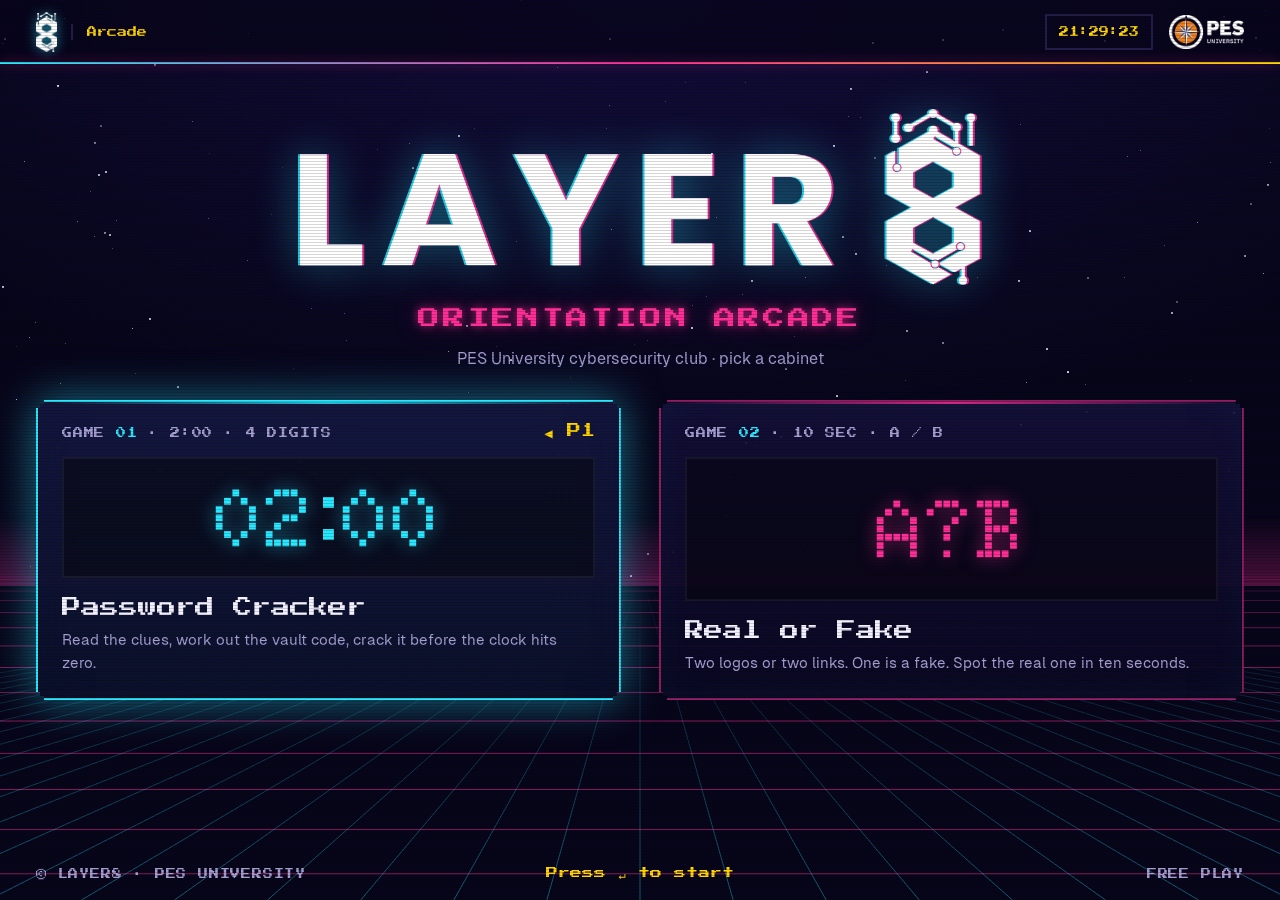
<file: index.html>
<!doctype html>
<html lang="en">
<head>
  <meta charset="utf-8">
  <meta name="viewport" content="width=device-width, initial-scale=1">
  <title>Layer8 Arcade</title>
  <link rel="icon" href="img/brand/favicon.png">
  <link rel="stylesheet" href="css/style.css">
</head>
<body>
  <div class="screen">
    <header class="topbar">
      <a class="brand" href="index.html">
        <img class="brand__mark" src="img/brand/layer8-mark.png" alt="Layer8">
        <span class="brand__crumb"><span>Arcade</span></span>
      </a>
      <div class="topbar__spacer"></div>
      <span class="readout"><strong id="clock">--:--:--</strong></span>
      <img class="pesu" src="img/brand/pesu.png" alt="PES University">
    </header>

    <main class="hub__main">
      <section>
        <img class="hero__logo logo-glow" src="img/brand/layer8-wordmark.png" alt="Layer8">
        <div class="hero__sub neon-pink glitch" data-text="ORIENTATION ARCADE">ORIENTATION ARCADE</div>
        <div class="hero__tag">PES University cybersecurity club · pick a cabinet</div>
      </section>

      <nav class="carts" id="carts">
        <div class="cart-wrap" style="--edge: var(--cyan)">
          <a class="cart panel" href="cracker.html" style="--edge: var(--cyan)">
            <div class="cart__head">
              <span class="label">Game <b>01</b> · 2:00 · 4 digits</span>
              <span class="cart__cursor">◀ P1</span>
            </div>
            <div class="cart__screen"><span>02<span class="colon" aria-hidden="true"></span><span class="sr">:</span>00</span></div>
            <div>
              <h2>Password Cracker</h2>
              <p>Read the clues, work out the vault code, crack it before the clock hits zero.</p>
            </div>
          </a>
        </div>

        <div class="cart-wrap" style="--edge: var(--pink)">
          <a class="cart panel" href="realfake.html" style="--edge: var(--pink)">
            <div class="cart__head">
              <span class="label">Game <b>02</b> · 10 sec · A / B</span>
              <span class="cart__cursor">◀ P1</span>
            </div>
            <div class="cart__screen">A?B</div>
            <div>
              <h2>Real or Fake</h2>
              <p>Two logos or two links. One is a fake. Spot the real one in ten seconds.</p>
            </div>
          </a>
        </div>
      </nav>
    </main>

    <footer class="hub__foot">
      <span class="label">© Layer8 · PES University</span>
      <span class="press-start blink">Press ↵ to start</span>
      <span class="label">Free play</span>
    </footer>
  </div>

  <script src="js/common.js"></script>
  <script src="js/fx.js"></script>
  <script>
    (function () {
      FX.init();
      L8.startClock(document.getElementById("clock"));

      // arcade menu: ←/→ (or ↑/↓) to choose, Enter to launch, mouse hover also selects
      var wraps = Array.prototype.slice.call(document.querySelectorAll(".cart-wrap"));
      var sel = 0;
      function select(i, silent) {
        sel = (i + wraps.length) % wraps.length;
        wraps.forEach(function (w, k) { w.classList.toggle("is-selected", k === sel); });
        if (!silent) L8.sound.select();
      }
      wraps.forEach(function (w, i) {
        var card = w.querySelector(".cart");
        FX.tilt(card);
        w.addEventListener("mouseenter", function () { if (sel !== i) select(i); });
        card.addEventListener("click", function (e) { e.preventDefault(); launch(card.href); });
      });
      function launch(href) {
        L8.sound.go();
        FX.flash("#ffffff");
        setTimeout(function () { location.href = href; }, 220);
      }
      document.addEventListener("keydown", function (e) {
        if (e.key === "ArrowRight" || e.key === "ArrowDown") { select(sel + 1); e.preventDefault(); }
        else if (e.key === "ArrowLeft" || e.key === "ArrowUp") { select(sel - 1); e.preventDefault(); }
        else if (e.key === "Enter" || e.key === " ") { launch(wraps[sel].querySelector(".cart").href); e.preventDefault(); }
        else if (e.key === "1" || e.key === "2") { launch(wraps[+e.key - 1].querySelector(".cart").href); }
      });
      select(0, true);
    })();
  </script>
</body>
</html>
</file>
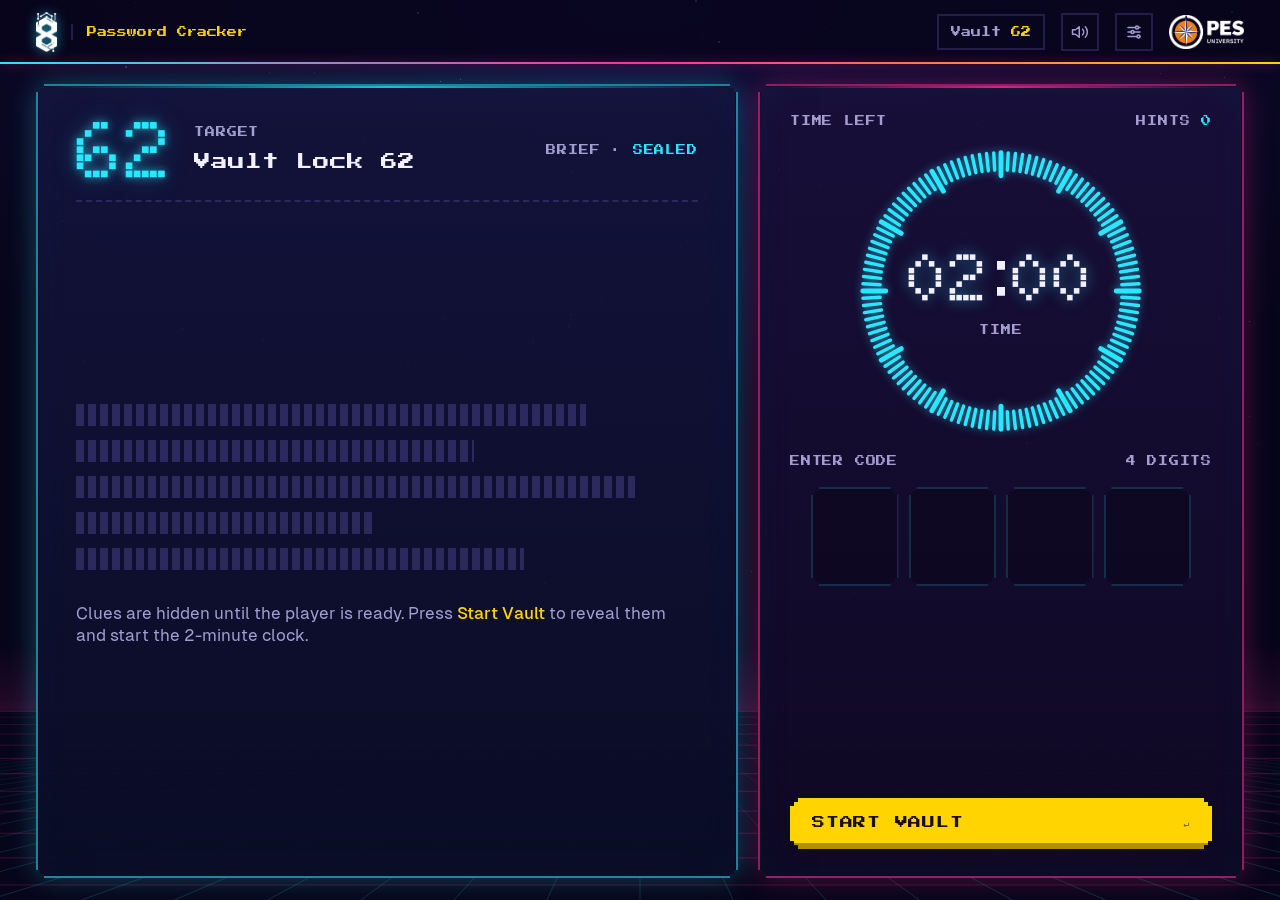
<file: cracker.html>
<!doctype html>
<html lang="en">
<head>
  <meta charset="utf-8">
  <meta name="viewport" content="width=device-width, initial-scale=1">
  <title>Password Cracker · Layer8 Arcade</title>
  <link rel="icon" href="img/brand/favicon.png">
  <link rel="stylesheet" href="css/style.css">
</head>
<body>
  <div class="screen">
    <header class="topbar">
      <a class="brand" href="index.html" title="Back to the arcade">
        <img class="brand__mark" src="img/brand/layer8-mark.png" alt="Layer8">
        <span class="brand__crumb"><span>Password Cracker</span></span>
      </a>
      <div class="topbar__spacer"></div>
      <span class="readout">Vault <strong id="vaultChip">--</strong></span>
      <button class="icon-btn" id="muteBtn" type="button"></button>
      <button class="icon-btn" id="operatorBtn" type="button" title="Operator panel" aria-label="Operator panel">
        <svg width="18" height="18" viewBox="0 0 24 24" fill="none" stroke="currentColor" stroke-width="2" stroke-linecap="round"><path d="M4 6h10M18 6h2M4 12h4M12 12h8M4 18h12M20 18h0"/><circle cx="16" cy="6" r="2"/><circle cx="10" cy="12" r="2"/><circle cx="18" cy="18" r="2"/></svg>
      </button>
      <img class="pesu" src="img/brand/pesu.png" alt="PES University">
    </header>

    <main class="cracker" id="stage">
      <div class="glow" style="--edge: var(--cyan)">
        <section class="brief panel" aria-live="polite">
          <div class="brief__head">
            <div class="brief__id">
              <div class="brief__num neon-cyan" id="vaultNum">--</div>
              <div>
                <div class="label">Target</div>
                <h2 class="brief__title" id="vaultTitle">Vault Lock --</h2>
              </div>
            </div>
            <div class="label" id="briefState">Brief · <b>sealed</b></div>
          </div>

          <div class="sealed" id="veil">
            <div class="sealed__bar"></div>
            <div class="sealed__bar"></div>
            <div class="sealed__bar"></div>
            <div class="sealed__bar"></div>
            <div class="sealed__bar"></div>
            <p class="sealed__note">Clues are hidden until the player is ready. Press <strong>Start Vault</strong> to reveal them and start the 2-minute clock.</p>
          </div>
          <div class="clues hidden" id="clueBody"></div>
        </section>
      </div>

      <div class="glow" style="--edge: var(--pink)">
        <section class="console panel">
          <div class="console__row">
            <span class="label">Time left</span>
            <span class="label" id="hintCount">Hints <b>0</b></span>
          </div>

          <div class="dial" id="dial" data-level="ok">
            <svg viewBox="0 0 200 200" aria-hidden="true" id="dialTicks"></svg>
            <div class="dial__center">
              <div>
                <div class="dial__time" id="timerText">02<span class="colon" aria-hidden="true"></span><span class="sr">:</span>00</div>
                <div class="label dial__sub">Time</div>
              </div>
            </div>
          </div>

          <div class="console__row"><span class="label">Enter code</span><span class="label">4 digits</span></div>
          <div class="code" id="code">
            <input inputmode="numeric" maxlength="1" aria-label="Digit 1" autocomplete="off">
            <input inputmode="numeric" maxlength="1" aria-label="Digit 2" autocomplete="off">
            <input inputmode="numeric" maxlength="1" aria-label="Digit 3" autocomplete="off">
            <input inputmode="numeric" maxlength="1" aria-label="Digit 4" autocomplete="off">
          </div>

          <div class="status" id="status" role="status"></div>

          <div class="actions">
            <button class="btn btn--wide" id="startBtn" type="button">Start vault <kbd>↵</kbd></button>
            <button class="btn hidden" id="crackBtn" type="button">Crack vault <kbd>↵</kbd></button>
            <button class="btn btn--pink hidden" id="hintBtn" type="button">Hint <kbd>−10s</kbd></button>
            <button class="btn btn--cyan btn--wide hidden" id="nextBtn" type="button">Next vault <kbd>↵</kbd></button>
          </div>
        </section>
      </div>
    </main>
  </div>

  <!-- Operator drawer (for the team member running the laptop) -->
  <div class="drawer-backdrop hidden" id="drawerBackdrop"></div>
  <aside class="drawer hidden" id="drawer" aria-label="Operator panel">
    <div class="drawer__head">
      <span class="label">Operator <b>panel</b></span>
      <button class="icon-btn" id="drawerClose" type="button" aria-label="Close">✕</button>
    </div>
    <div class="drawer__body">
      <div class="drawer__section">
        <span class="label">Current answer</span>
        <div class="answer-peek">
          <output id="answerOut">····</output>
          <button class="btn btn--ghost btn--small" id="peekBtn" type="button">Hold to reveal</button>
        </div>
        <p class="drawer__hint">Shown only while the button is held, so the player can't glance at it.</p>
      </div>
      <div class="drawer__section">
        <span class="label">Hint to read out</span>
        <p class="hint-text" id="hintText">—</p>
        <p class="drawer__hint">Say it out loud, then press <strong>Hint</strong> on the main screen to take 10 seconds off.</p>
      </div>
      <div class="drawer__section">
        <span class="label">This vault</span>
        <button class="btn btn--ghost btn--small" id="restartBtn" type="button">Restart vault · 02:00</button>
      </div>
      <div class="drawer__section">
        <span class="label">Jump to vault</span>
        <div class="vault-grid" id="vaultGrid"></div>
        <p class="drawer__hint">Crossed-out vaults are flagged in the puzzle sheet and disabled until corrected. Next Vault picks a random vault this laptop hasn't shown yet.</p>
      </div>
      <div class="drawer__section">
        <span class="label">Rotation</span>
        <button class="btn btn--ghost btn--small" id="resetDeckBtn" type="button">Reshuffle all vaults</button>
      </div>
    </div>
  </aside>

  <script src="js/common.js"></script>
  <script src="js/fx.js"></script>
  <script src="js/vaults.js"></script>
  <script src="js/cracker.js"></script>
</body>
</html>
</file>
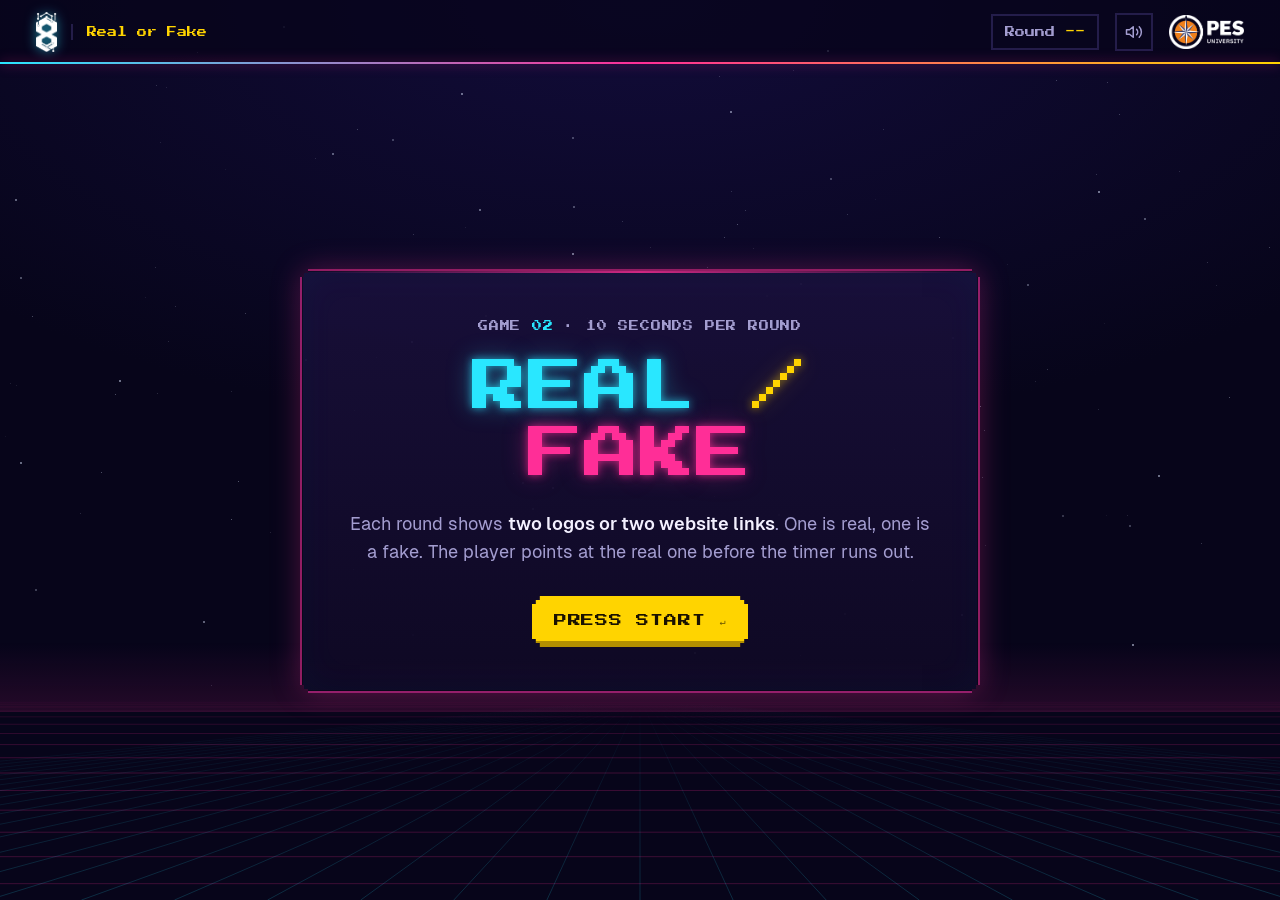
<file: realfake.html>
<!doctype html>
<html lang="en">
<head>
  <meta charset="utf-8">
  <meta name="viewport" content="width=device-width, initial-scale=1">
  <title>Real or Fake · Layer8 Arcade</title>
  <link rel="icon" href="img/brand/favicon.png">
  <link rel="stylesheet" href="css/style.css">
</head>
<body>
  <div class="screen">
    <header class="topbar">
      <a class="brand" href="index.html" title="Back to the arcade">
        <img class="brand__mark" src="img/brand/layer8-mark.png" alt="Layer8">
        <span class="brand__crumb"><span>Real or Fake</span></span>
      </a>
      <div class="topbar__spacer"></div>
      <span class="readout">Round <strong id="roundChip">--</strong></span>
      <button class="icon-btn" id="muteBtn" type="button"></button>
      <img class="pesu" src="img/brand/pesu.png" alt="PES University">
    </header>

    <main class="rf" id="stage">
      <!-- start screen -->
      <section class="rf-start" id="startScreen">
        <div class="glow">
          <div class="rf-start__box panel">
            <span class="label">Game <b>02</b> · 10 seconds per round</span>
            <h2><span class="neon-cyan">REAL</span> <span class="neon-yellow">/</span> <span class="neon-pink">FAKE</span></h2>
            <p>Each round shows <strong>two logos or two website links</strong>. One is real, one is a fake.
               The player points at the real one before the timer runs out.</p>
            <button class="btn" id="startBtn" type="button">Press start <kbd>↵</kbd></button>
          </div>
        </div>
      </section>

      <!-- game -->
      <section class="hidden" id="game" style="display:contents">
        <div class="rf-head">
          <div>
            <span class="label" id="kicker">Challenge · <b>logo</b></span>
            <h2 id="question">Which one is real?</h2>
          </div>
          <div class="rf-clock" id="rfClock" data-level="ok">
            <span class="label">Time</span>
            <span class="rf-clock__num" id="timeNum">10</span>
          </div>
        </div>
        <div class="segments" id="segments" data-level="ok">
          <i></i><i></i><i></i><i></i><i></i><i></i><i></i><i></i><i></i><i></i>
        </div>

        <div class="rf-options" id="options"></div>

        <div class="rf-foot">
          <span class="label"><kbd>1</kbd> left · <kbd>2</kbd> right · <kbd>↵</kbd> next</span>
          <div class="rf-result" id="result"></div>
          <button class="btn btn--cyan hidden" id="nextBtn" type="button">Next round <kbd>↵</kbd></button>
        </div>
      </section>
    </main>
  </div>

  <script src="js/common.js"></script>
  <script src="js/fx.js"></script>
  <script src="js/logos.js"></script>
  <script src="js/urls.js"></script>
  <script src="js/realfake.js"></script>
</body>
</html>
</file>
<file: css/style.css>
/* Layer8 Orientation — arcade theme.
   Neon-on-midnight cabinet look: pixel type for UI, LED dot-matrix numerals,
   chunky press-down buttons, CRT boot + scanlines, live starfield/grid (js/fx.js).
   All fonts are bundled in /fonts so the site works offline. */

@font-face { font-family: "Press Start 2P"; src: url("../fonts/press-start-2p-latin-400-normal.woff2") format("woff2"); font-display: block; }
@font-face { font-family: "Geist"; src: url("../fonts/geist-sans-latin-400-normal.woff2") format("woff2"); font-weight: 400; font-display: swap; }
@font-face { font-family: "Geist"; src: url("../fonts/geist-sans-latin-500-normal.woff2") format("woff2"); font-weight: 500; font-display: swap; }
@font-face { font-family: "Geist"; src: url("../fonts/geist-sans-latin-600-normal.woff2") format("woff2"); font-weight: 600; font-display: swap; }
@font-face { font-family: "Geist"; src: url("../fonts/geist-sans-latin-700-normal.woff2") format("woff2"); font-weight: 700; font-display: swap; }
@font-face { font-family: "Geist Mono"; src: url("../fonts/geist-mono-latin-500-normal.woff2") format("woff2"); font-weight: 500; font-display: swap; }
@font-face { font-family: "Doto"; src: url("../fonts/doto-latin-800-normal.woff2") format("woff2"); font-weight: 800; font-display: block; }

:root {
  --bg: #07051a;
  --bg-2: #0d0a28;
  --bg-3: #140f38;
  --ink: #f3f0ff;
  --muted: #a39dd0;
  --dim: #4e4880;
  --line: rgba(150, 130, 255, .2);

  --cyan: #29e7ff;
  --pink: #ff2e97;
  --yellow: #ffd400;
  --yellow-deep: #b38f00;
  --green: #3dff8f;
  --red: #ff3d5a;
  --orange: #ff9a1f;

  --plate: #ffffff;

  --pixel: "Press Start 2P", "Courier New", monospace;
  --sans: "Geist", "Segoe UI", system-ui, sans-serif;
  --mono: "Geist Mono", Consolas, monospace;
  --led: "Doto", "Courier New", monospace;

  /* stepped "8-bit" corners */
  --notch: polygon(0 8px, 4px 8px, 4px 4px, 8px 4px, 8px 0, calc(100% - 8px) 0, calc(100% - 8px) 4px, calc(100% - 4px) 4px, calc(100% - 4px) 8px, 100% 8px, 100% calc(100% - 8px), calc(100% - 4px) calc(100% - 8px), calc(100% - 4px) calc(100% - 4px), calc(100% - 8px) calc(100% - 4px), calc(100% - 8px) 100%, 8px 100%, 8px calc(100% - 4px), 4px calc(100% - 4px), 4px calc(100% - 8px), 0 calc(100% - 8px));
}

* { box-sizing: border-box; }
html, body { height: 100%; }
body {
  margin: 0;
  font-family: var(--sans);
  color: var(--ink);
  background: radial-gradient(120% 80% at 50% 0%, #120c3a 0%, var(--bg) 60%) fixed;
  -webkit-font-smoothing: antialiased;
  overflow-x: hidden;
}
h1, h2, h3 { margin: 0; font-weight: 600; }
button { font: inherit; color: inherit; }
::selection { background: var(--pink); color: #fff; }
:focus-visible { outline: 3px solid var(--cyan); outline-offset: 3px; }
.hidden { display: none !important; }

/* ---------- live background + CRT overlays ---------- */
#fx-bg { position: fixed; inset: 0; width: 100%; height: 100%; z-index: -2; pointer-events: none; }
#fx-particles { position: fixed; inset: 0; width: 100%; height: 100%; z-index: 90; pointer-events: none; }
.crt {
  position: fixed; inset: 0; z-index: 80; pointer-events: none;
  background:
    radial-gradient(130% 100% at 50% 50%, transparent 62%, rgba(0,0,0,.55) 100%),
    repeating-linear-gradient(0deg, rgba(0,0,0,.16) 0 1px, transparent 1px 3px);
  mix-blend-mode: multiply;
}
/* game screens: vignette only, so scanlines never stripe logos or clue text */
body.calm .crt { background: radial-gradient(130% 100% at 50% 50%, transparent 62%, rgba(0,0,0,.5) 100%); }
.fx-flash { position: fixed; inset: 0; z-index: 85; pointer-events: none; opacity: 0; }
.fx-flash.go { animation: flash .5s ease-out; }
@keyframes flash { from { opacity: .45; } to { opacity: 0; } }

/* red pulse around the screen when time is nearly out */
body.alarm::before {
  content: ""; position: fixed; inset: 0; z-index: 79; pointer-events: none;
  box-shadow: inset 0 0 120px 20px rgba(255, 61, 90, .45);
  animation: alarm 1s ease-in-out infinite;
}
@keyframes alarm { 50% { opacity: .25; } }

/* CRT power-on */
.screen { min-height: 100%; display: flex; flex-direction: column; }
body.booting .screen { animation: crtOn .55s cubic-bezier(.2,.8,.2,1) both; }
@keyframes crtOn {
  0%   { transform: scale(1, .004); filter: brightness(6); opacity: 1; }
  40%  { transform: scale(1, .004); filter: brightness(6); }
  70%  { transform: scale(1, 1.02); filter: brightness(1.6); }
  100% { transform: scale(1, 1); filter: brightness(1); }
}

.shake { animation: shake .4s cubic-bezier(.36,.07,.19,.97); }
@keyframes shake {
  10%, 90% { transform: translate(-2px, 0); }
  20%, 80% { transform: translate(4px, 1px); }
  30%, 50%, 70% { transform: translate(-8px, -1px); }
  40%, 60% { transform: translate(8px, 1px); }
}

/* ---------- type helpers ---------- */
.label {
  font-family: var(--pixel);
  font-size: 10px;
  letter-spacing: .08em;
  text-transform: uppercase;
  color: var(--muted);
  line-height: 1.6;
}
.label b { color: var(--cyan); font-weight: 400; }
.blink { animation: blink 1.1s steps(1) infinite; }
@keyframes blink { 50% { opacity: 0; } }

.neon-cyan { color: var(--cyan); text-shadow: 0 0 8px rgba(41,231,255,.7), 0 0 24px rgba(41,231,255,.35); }
.neon-pink { color: var(--pink); text-shadow: 0 0 8px rgba(255,46,151,.7), 0 0 24px rgba(255,46,151,.35); }
.neon-yellow { color: var(--yellow); text-shadow: 0 0 8px rgba(255,212,0,.6), 0 0 24px rgba(255,212,0,.3); }

/* RGB-split glitch for headings: <h1 class="glitch" data-text="...">...</h1> */
.glitch { position: relative; display: inline-block; }
.glitch::before, .glitch::after {
  content: attr(data-text);
  position: absolute; inset: 0;
  pointer-events: none;
  opacity: 0;
}
.glitch::before { color: var(--cyan); animation: glitchA 4.5s infinite steps(1); }
.glitch::after { color: var(--pink); animation: glitchB 4.5s infinite steps(1); }
@keyframes glitchA {
  0%, 91%, 100% { opacity: 0; }
  92% { opacity: .9; clip-path: inset(10% 0 60% 0); transform: translate(-5px, 0); }
  94% { opacity: .9; clip-path: inset(55% 0 20% 0); transform: translate(4px, 0); }
  96% { opacity: .9; clip-path: inset(30% 0 45% 0); transform: translate(-3px, 0); }
}
@keyframes glitchB {
  0%, 91%, 100% { opacity: 0; }
  92% { opacity: .9; clip-path: inset(65% 0 10% 0); transform: translate(5px, 0); }
  94% { opacity: .9; clip-path: inset(15% 0 70% 0); transform: translate(-4px, 0); }
  96% { opacity: .9; clip-path: inset(40% 0 35% 0); transform: translate(3px, 0); }
}

/* logo with chromatic edge + occasional jolt */
.logo-glow {
  filter: drop-shadow(2px 0 0 rgba(255,46,151,.85)) drop-shadow(-2px 0 0 rgba(41,231,255,.85)) drop-shadow(0 0 22px rgba(41,231,255,.35));
  animation: logoJolt 6s infinite steps(1);
}
@keyframes logoJolt {
  0%, 94%, 100% { transform: none; }
  95% { transform: translate(-4px, 1px) skewX(-4deg); }
  96% { transform: translate(5px, -1px) skewX(3deg); }
  97% { transform: translate(-2px, 0); }
}

/* ---------- neon panel ---------- */
.panel {
  --edge: var(--cyan);
  position: relative;
  background: linear-gradient(180deg, rgba(20,15,56,.92), rgba(10,8,34,.92));
  border: 2px solid color-mix(in srgb, var(--edge) 55%, transparent);
  box-shadow: inset 0 0 40px rgba(41,231,255,.04), inset 0 0 0 1px rgba(0,0,0,.4);
  clip-path: var(--notch);
}
.panel::before {
  /* top highlight bar */
  content: ""; position: absolute; left: 12px; right: 12px; top: 0; height: 2px;
  background: linear-gradient(90deg, transparent, var(--edge), transparent);
  opacity: .8;
}
/* clip-path cuts outer box-shadows, so glow lives on a wrapper filter */
.glow { filter: drop-shadow(0 0 14px color-mix(in srgb, var(--edge, var(--cyan)) 30%, transparent)); }

/* ---------- top bar ---------- */
.topbar {
  position: relative;
  display: flex;
  align-items: center;
  gap: 16px;
  padding: 12px clamp(16px, 3vw, 36px);
  background: rgba(7, 5, 26, .75);
}
.topbar::after {
  content: ""; position: absolute; left: 0; right: 0; bottom: 0; height: 2px;
  background: linear-gradient(90deg, var(--cyan), var(--pink) 50%, var(--yellow));
  box-shadow: 0 0 12px rgba(255,46,151,.6);
}
.brand { display: flex; align-items: center; gap: 14px; text-decoration: none; color: var(--ink); }
.brand__mark { height: 40px; width: auto; display: block; filter: drop-shadow(0 0 6px rgba(41,231,255,.6)); }
.brand__word { height: 18px; width: auto; display: block; }
.brand__crumb { font-family: var(--pixel); font-size: 10px; color: var(--muted); padding-left: 14px; border-left: 2px solid var(--line); line-height: 1.6; }
.brand__crumb span { color: var(--yellow); }
.brand:hover .brand__crumb { color: var(--ink); }
.topbar__spacer { flex: 1; }
.pesu { height: 34px; width: auto; display: block; }
.readout {
  font-family: var(--pixel);
  font-size: 10px;
  color: var(--muted);
  padding: 9px 12px;
  border: 2px solid var(--line);
  white-space: nowrap;
  line-height: 1.4;
}
.readout strong { color: var(--yellow); font-weight: 400; }
.icon-btn {
  width: 38px; height: 38px;
  display: grid; place-items: center;
  border: 2px solid var(--line);
  background: transparent;
  color: var(--muted);
  cursor: pointer;
}
.icon-btn:hover { color: var(--cyan); border-color: var(--cyan); }

/* ---------- arcade buttons ---------- */
.btn {
  --face: var(--yellow);
  --depth: var(--yellow-deep);
  --text: #1a1200;
  appearance: none;
  cursor: pointer;
  border: 0;
  border-bottom: 6px solid var(--depth);
  background: var(--face);
  color: var(--text);
  clip-path: var(--notch);
  padding: 18px 22px 14px;
  font-family: var(--pixel);
  font-size: 13px;
  letter-spacing: .06em;
  text-transform: uppercase;
  display: inline-flex;
  align-items: center;
  justify-content: space-between;
  gap: 14px;
  transition: transform .06s, border-bottom-width .06s, filter .12s;
}
.btn:hover:not(:disabled) { filter: brightness(1.12); }
.btn:active:not(:disabled), .btn.pressed { transform: translateY(4px); border-bottom-width: 2px; }
.btn:disabled { filter: grayscale(.8) brightness(.5); cursor: not-allowed; }
.btn kbd { font-family: var(--pixel); font-size: 10px; opacity: .65; border: 0; padding: 0; color: inherit; }
.btn--pink { --face: var(--pink); --depth: #9c1559; --text: #fff; }
.btn--cyan { --face: var(--cyan); --depth: #0f8ea0; --text: #021a1f; }
.btn--ghost { --face: #1c1650; --depth: #0c0930; --text: var(--ink); }
.btn--small { padding: 12px 14px 9px; font-size: 10px; border-bottom-width: 4px; }

/* =========================================================
   HUB (attract screen)
   ========================================================= */
.hub__main {
  flex: 1;
  width: 100%;
  max-width: 1280px;
  margin: 0 auto;
  padding: clamp(24px, 5vh, 56px) clamp(16px, 3vw, 36px) 20px;
  display: flex;
  flex-direction: column;
  align-items: center;
  gap: clamp(18px, 3.5vh, 36px);
  text-align: center;
}
.hero__logo { width: min(680px, 78vw); height: auto; display: block; margin: 0 auto; }
.hero__sub { font-family: var(--pixel); font-size: clamp(14px, 1.7vw, 22px); letter-spacing: .12em; margin-top: 22px; }
.hero__tag { font-size: 16px; color: var(--muted); margin-top: 14px; }

.carts {
  display: grid;
  grid-template-columns: 1fr 1fr;
  gap: clamp(18px, 3vw, 40px);
  width: 100%;
  perspective: 1200px;
}
.cart-wrap { transition: filter .2s; }
.cart-wrap.is-selected { filter: drop-shadow(0 0 22px color-mix(in srgb, var(--edge) 55%, transparent)); }
.cart {
  display: flex;
  flex-direction: column;
  gap: 16px;
  padding: 22px 24px 24px;
  min-height: 300px;
  height: 100%;
  text-decoration: none;
  color: var(--ink);
  text-align: left;
  transition: transform .15s ease-out, border-color .2s;
  will-change: transform;
}
.cart-wrap.is-selected .cart { border-color: var(--edge); }
.cart__head { display: flex; justify-content: space-between; align-items: center; }
.cart__cursor { font-family: var(--pixel); font-size: 14px; color: var(--yellow); visibility: hidden; }
.cart-wrap.is-selected .cart__cursor { visibility: visible; animation: blink .8s steps(1) infinite; }
.cart__screen {
  flex: 1;
  display: grid;
  place-items: center;
  min-height: 120px;
  background: rgba(0,0,0,.4);
  border: 2px solid rgba(255,255,255,.06);
  font-family: var(--led);
  font-weight: 800;
  font-size: clamp(52px, 6.5vw, 88px);
  color: var(--edge);
  text-shadow: 0 0 18px color-mix(in srgb, var(--edge) 60%, transparent);
  overflow: hidden;
  position: relative;
}
.cart__screen::after {
  content: ""; position: absolute; inset: 0;
  background: linear-gradient(180deg, transparent 0 45%, rgba(255,255,255,.07) 50%, transparent 55% 100%);
  background-size: 100% 300%;
  animation: sweep 3.2s linear infinite;
}
@keyframes sweep { from { background-position: 0 100%; } to { background-position: 0 -200%; } }
.cart h2 { font-family: var(--pixel); font-size: clamp(15px, 1.5vw, 20px); font-weight: 400; line-height: 1.5; }
.cart p { margin: 6px 0 0; color: var(--muted); font-size: 15px; line-height: 1.5; }

.hub__foot {
  display: grid;
  grid-template-columns: 1fr auto 1fr;
  align-items: center;
  gap: 16px;
  padding: 14px clamp(16px, 3vw, 36px) 18px;
}
.hub__foot > :last-child { justify-self: end; }
.press-start { font-family: var(--pixel); font-size: 12px; color: var(--yellow); }

/* =========================================================
   COUNTDOWN OVERLAY
   ========================================================= */
.countdown {
  position: fixed; inset: 0; z-index: 70;
  display: grid; place-items: center;
  background: rgba(7,5,26,.6);
  pointer-events: none;
}
.countdown span {
  font-family: var(--pixel);
  font-size: clamp(48px, 9vw, 120px);
  color: var(--yellow);
  text-shadow: 0 0 18px rgba(255,212,0,.7), 6px 6px 0 #9c1559;
  animation: zoomIn .45s cubic-bezier(.2,1.6,.4,1) both;
}
.countdown span.go { color: var(--green); text-shadow: 0 0 22px rgba(61,255,143,.8), 6px 6px 0 #0f6b3a; }
@keyframes zoomIn { from { transform: scale(2.4); opacity: 0; } to { transform: scale(1); opacity: 1; } }

/* =========================================================
   PASSWORD CRACKER
   ========================================================= */
.cracker {
  flex: 1;
  display: grid;
  grid-template-columns: minmax(0, 1.3fr) minmax(360px, .9fr);
  gap: 20px;
  padding: 20px clamp(16px, 3vw, 36px) 22px;
  width: 100%;
  max-width: 1500px;
  margin: 0 auto;
}
.cracker > .glow { display: flex; }
.cracker > .glow > .panel { flex: 1; }
.brief { padding: clamp(22px, 3.5vh, 34px) clamp(22px, 3vw, 40px); display: flex; flex-direction: column; }
.brief__head {
  display: flex;
  align-items: center;
  justify-content: space-between;
  gap: 20px;
  padding-bottom: 18px;
  border-bottom: 2px dashed var(--line);
  margin-bottom: 20px;
}
.brief__id { display: flex; align-items: center; gap: 20px; }
.brief__num {
  font-family: var(--led);
  font-weight: 800;
  font-size: clamp(64px, 9vh, 96px);
  line-height: .8;
}
.brief__title { font-family: var(--pixel); font-weight: 400; font-size: clamp(13px, 1.3vw, 17px); margin-top: 10px; line-height: 1.5; }

.clues { font-size: clamp(19px, 1.85vw, 27px); line-height: 1.45; }
.clues p { margin: 0 0 14px; }
.clues ul, .clues ol { list-style: none; margin: 0 0 14px; padding: 0; counter-reset: c; }
.clues li {
  counter-increment: c;
  display: grid;
  grid-template-columns: 2.6em 1fr;
  padding: 6px 0;
  opacity: 0;
  animation: lineIn .35s ease-out forwards;
}
.clues li::before {
  content: "\25B8";
  color: var(--pink);
  font-size: .8em;
  padding-top: .15em;
}
.clues ol li::before {
  content: counter(c, decimal-leading-zero);
  font-family: var(--pixel);
  font-size: .45em;
  padding-top: .9em;
  color: var(--cyan);
}
.clues p { opacity: 0; animation: lineIn .35s ease-out forwards; }
@keyframes lineIn { from { opacity: 0; transform: translateX(-12px); filter: blur(2px); } to { opacity: 1; transform: none; filter: none; } }
.clues .outro { margin-top: 16px; color: var(--orange); font-size: .85em; }
.clues.dense { font-size: clamp(16px, 1.4vw, 21px); }
.clues.dense li { padding: 4px 0; }

.sealed { flex: 1; display: flex; flex-direction: column; justify-content: center; gap: 14px; }
.sealed__bar { height: 22px; background: repeating-linear-gradient(90deg, rgba(150,130,255,.22) 0 8px, transparent 8px 12px); animation: pulseBar 2s ease-in-out infinite; }
.sealed__bar:nth-child(1) { width: 82%; } .sealed__bar:nth-child(2) { width: 64%; animation-delay: .2s; }
.sealed__bar:nth-child(3) { width: 90%; animation-delay: .4s; } .sealed__bar:nth-child(4) { width: 48%; animation-delay: .6s; }
.sealed__bar:nth-child(5) { width: 72%; animation-delay: .8s; }
@keyframes pulseBar { 50% { opacity: .45; } }
.sealed__note { margin-top: 18px; color: var(--muted); font-size: 17px; }
.sealed__note strong { color: var(--yellow); font-weight: 500; }

.console {
  --edge: var(--pink);
  padding: clamp(18px, 3vh, 28px) clamp(20px, 2.5vw, 30px);
  display: flex;
  flex-direction: column;
  align-items: center;
  gap: clamp(12px, 2vh, 20px);
}
.console__row { width: 100%; display: flex; justify-content: space-between; }

.dial { position: relative; width: clamp(210px, 32vh, 290px); aspect-ratio: 1; }
.dial svg { width: 100%; height: 100%; display: block; overflow: visible; }
.dial line { stroke: rgba(150,130,255,.16); stroke-width: 2.4; stroke-linecap: round; }
.dial line.on { stroke: var(--cyan); }
.dial[data-level="warn"] line.on { stroke: var(--yellow); }
.dial[data-level="danger"] line.on { stroke: var(--red); }
.dial svg { filter: drop-shadow(0 0 4px rgba(41,231,255,.55)); }
.dial[data-level="warn"] svg { filter: drop-shadow(0 0 4px rgba(255,212,0,.6)); }
.dial[data-level="danger"] svg { filter: drop-shadow(0 0 5px rgba(255,61,90,.7)); }
.dial line.major { stroke-width: 3.4; }
.dial__center { position: absolute; inset: 0; display: grid; place-items: center; text-align: center; }
.dial__time {
  font-family: var(--led);
  font-weight: 800;
  font-size: clamp(52px, 7.5vh, 72px);
  line-height: 1;
  color: var(--ink);
  text-shadow: 0 0 14px rgba(41,231,255,.55);
}
.dial[data-level="warn"] .dial__time { color: var(--yellow); text-shadow: 0 0 14px rgba(255,212,0,.6); }
.dial[data-level="danger"] .dial__time { color: var(--red); text-shadow: 0 0 16px rgba(255,61,90,.8); }
.dial[data-level="danger"].running .dial__time { animation: blink 1s steps(1) infinite; }
.dial__sub { margin-top: 10px; }
.penalty {
  position: absolute; left: 50%; top: 4%;
  transform: translateX(-50%);
  font-family: var(--pixel); font-size: 16px;
  color: var(--red);
  text-shadow: 0 0 10px rgba(255,61,90,.8), 3px 3px 0 #3a0010;
  animation: penalty 1.2s ease forwards;
  pointer-events: none;
}
@keyframes penalty { from { opacity: 0; transform: translate(-50%, 10px) scale(.6); } 15% { opacity: 1; transform: translate(-50%, 0) scale(1.15); } 30% { transform: translate(-50%, 0) scale(1); } 75% { opacity: 1; } to { opacity: 0; transform: translate(-50%, -18px); } }

.code { display: grid; grid-template-columns: repeat(4, 1fr); gap: 10px; width: 100%; max-width: 380px; }
.code input {
  width: 100%;
  height: clamp(80px, 11vh, 102px);
  border: 2px solid rgba(41,231,255,.35);
  background: rgba(0,0,0,.45);
  color: var(--cyan);
  text-align: center;
  font-family: var(--led);
  font-weight: 800;
  font-size: clamp(52px, 7vh, 68px);
  text-shadow: 0 0 12px rgba(41,231,255,.6);
  caret-color: var(--yellow);
  outline: none;
  clip-path: var(--notch);
  transition: border-color .12s, background .12s;
}
.code input:focus { border-color: var(--yellow); background: rgba(255,212,0,.07); }
.code input:disabled { opacity: .5; }
.code.ok input { border-color: var(--green); color: var(--green); text-shadow: 0 0 14px rgba(61,255,143,.8); background: rgba(61,255,143,.08); opacity: 1; animation: pop .4s cubic-bezier(.2,1.6,.4,1) both; }
.code.ok input:nth-child(2) { animation-delay: .06s; } .code.ok input:nth-child(3) { animation-delay: .12s; } .code.ok input:nth-child(4) { animation-delay: .18s; }
@keyframes pop { from { transform: scale(.8); } to { transform: scale(1); } }

.status {
  width: 100%;
  min-height: 64px;
  display: flex;
  align-items: center;
  justify-content: center;
  gap: 14px;
  padding: 12px 16px;
  font-family: var(--pixel);
  font-size: clamp(11px, 1.05vw, 14px);
  line-height: 1.6;
  text-align: center;
  clip-path: var(--notch);
}
.status:empty { visibility: hidden; }
.status svg { flex: none; }
.status small { display: block; font-size: .8em; opacity: .85; margin-top: 4px; }
.status--ok { color: var(--green); background: rgba(61,255,143,.1); text-shadow: 0 0 10px rgba(61,255,143,.6); animation: pop .35s cubic-bezier(.2,1.6,.4,1); }
.status--bad { color: var(--red); background: rgba(255,61,90,.1); text-shadow: 0 0 10px rgba(255,61,90,.6); }
.status--time { color: var(--red); background: rgba(255,61,90,.12); text-shadow: 0 0 10px rgba(255,61,90,.6); }
.status--info { color: var(--muted); background: rgba(150,130,255,.08); }

.actions { display: grid; grid-template-columns: 1fr 1fr; gap: 12px; width: 100%; margin-top: auto; }
.actions .btn { width: 100%; }
.actions .btn--wide { grid-column: 1 / -1; }

/* operator drawer */
.drawer-backdrop { position: fixed; inset: 0; background: rgba(0,0,0,.6); z-index: 60; }
.drawer {
  position: fixed; top: 0; right: 0; bottom: 0;
  width: min(440px, 100vw);
  background: var(--bg-2);
  border-left: 2px solid var(--pink);
  box-shadow: -10px 0 40px rgba(255,46,151,.25);
  z-index: 65;
  display: flex; flex-direction: column;
  animation: slideIn .2s ease-out;
}
@keyframes slideIn { from { transform: translateX(40px); opacity: 0; } }
.drawer__head { display: flex; align-items: center; justify-content: space-between; padding: 16px 20px; border-bottom: 2px solid var(--line); }
.drawer__body { padding: 20px; overflow: auto; display: flex; flex-direction: column; gap: 26px; }
.drawer__section .label { display: block; margin-bottom: 12px; }
.drawer__hint { font-size: 13px; color: var(--muted); margin: 10px 0 0; line-height: 1.45; }
.answer-peek {
  display: flex; align-items: center; justify-content: space-between; gap: 12px;
  border: 2px dashed var(--line); padding: 10px 12px;
}
.answer-peek output { font-family: var(--led); font-weight: 800; font-size: 44px; letter-spacing: .08em; color: var(--yellow); text-shadow: 0 0 12px rgba(255,212,0,.5); }
.hint-text {
  margin: 0;
  padding: 12px 14px;
  border-left: 3px solid var(--pink);
  background: rgba(255,46,151,.07);
  font-size: 17px;
  line-height: 1.5;
}
.vault-grid { display: grid; grid-template-columns: repeat(auto-fill, minmax(50px, 1fr)); gap: 5px; }
.vault-grid button {
  border: 2px solid var(--line); background: rgba(0,0,0,.3);
  padding: 8px 0; cursor: pointer; font-family: var(--pixel); font-size: 10px; color: var(--ink);
}
.vault-grid button:hover:not(:disabled) { border-color: var(--cyan); color: var(--cyan); }
.vault-grid button.current { background: var(--yellow); color: #1a1200; border-color: var(--yellow); }
.vault-grid button.done { color: var(--dim); }
.vault-grid button:disabled { opacity: .3; cursor: not-allowed; text-decoration: line-through; }

/* =========================================================
   REAL OR FAKE
   ========================================================= */
.rf {
  flex: 1;
  width: 100%;
  max-width: 1440px;
  margin: 0 auto;
  padding: 18px clamp(16px, 3vw, 36px) 20px;
  display: flex;
  flex-direction: column;
  gap: clamp(12px, 2.2vh, 22px);
}
.rf-head { display: flex; align-items: flex-end; justify-content: space-between; gap: 24px; }
.rf-head h2 { font-size: clamp(30px, 3.4vw, 46px); margin-top: 10px; font-weight: 700; letter-spacing: -.01em; }
.rf-head h2 .brand-name { color: var(--yellow); text-shadow: 0 0 16px rgba(255,212,0,.45); }
.rf-clock { display: flex; align-items: center; gap: 16px; }
.rf-clock__num { font-family: var(--led); font-weight: 800; font-size: clamp(60px, 8vh, 84px); line-height: .8; min-width: 2ch; text-align: right; color: var(--cyan); text-shadow: 0 0 16px rgba(41,231,255,.6); }
.rf-clock[data-level="danger"] .rf-clock__num { color: var(--red); text-shadow: 0 0 18px rgba(255,61,90,.8); animation: blink .5s steps(1) infinite; }
.segments { display: grid; grid-template-columns: repeat(10, 1fr); gap: 6px; }
.segments i { height: 12px; background: rgba(150,130,255,.14); clip-path: polygon(4px 0, 100% 0, calc(100% - 4px) 100%, 0 100%); transition: background .2s; }
.segments i.on { background: var(--cyan); }
.segments[data-level="danger"] i.on { background: var(--red); }
.segments { filter: drop-shadow(0 0 6px rgba(41,231,255,.6)); }
.segments[data-level="danger"] { filter: drop-shadow(0 0 6px rgba(255,61,90,.7)); }

.rf-options { display: grid; grid-template-columns: 1fr 1fr; gap: 22px; flex: 1; min-height: 0; }
.opt-wrap { display: flex; min-height: 0; animation: dealIn .45s cubic-bezier(.2,1.2,.4,1) both; transition: filter .2s; }
.opt-wrap:nth-child(2) { animation-delay: .08s; }
@keyframes dealIn { from { opacity: 0; transform: translateY(26px) scale(.96); } to { opacity: 1; transform: none; } }
.rf-option {
  flex: 1;
  appearance: none;
  cursor: pointer;
  text-align: left;
  padding: 14px;
  display: flex;
  flex-direction: column;
  gap: 12px;
  min-height: 0;
  color: var(--ink);
  transition: transform .15s, filter .2s, border-color .2s;
}
.opt-wrap:nth-child(2) .rf-option { --edge: var(--pink); }
.rf-option:hover:not(:disabled) { transform: translateY(-4px); border-color: var(--edge); }
.opt-wrap:hover { filter: drop-shadow(0 0 18px rgba(41,231,255,.35)); }
.rf-option:disabled { cursor: default; }
.rf-option__bar { display: flex; justify-content: space-between; align-items: center; min-height: 30px; }
.rf-option__key { font-family: var(--pixel); font-size: 11px; color: var(--muted); display: flex; align-items: center; gap: 10px; }
.rf-option__key b {
  display: inline-grid; place-items: center;
  width: 30px; height: 30px;
  background: var(--edge); color: #07051a; font-weight: 400;
  clip-path: var(--notch);
}
.rf-option__tag {
  font-family: var(--pixel); font-size: 13px;
  padding: 8px 12px 6px;
  clip-path: var(--notch);
  animation: stamp .4s cubic-bezier(.2,1.8,.4,1) both;
}
@keyframes stamp { from { transform: scale(2.2) rotate(-8deg); opacity: 0; } to { transform: scale(1) rotate(-3deg); opacity: 1; } }

.plate {
  flex: 1;
  min-height: clamp(220px, 48vh, 520px);
  background: var(--plate);
  display: grid;
  place-items: center;
  padding: clamp(16px, 3vh, 32px);
  position: relative;
  overflow: hidden;
  clip-path: var(--notch);
}
.plate img { width: 100%; height: clamp(190px, 42vh, 460px); object-fit: contain; display: block; }

.rf-option.is-correct, .rf-option.is-reveal { --edge: var(--green); border-color: var(--green); }
.opt-wrap.win { filter: drop-shadow(0 0 22px rgba(61,255,143,.6)); }
.rf-option.is-correct .rf-option__tag, .rf-option.is-reveal .rf-option__tag { background: var(--green); color: #032312; }
.rf-option.is-wrong { --edge: var(--red); border-color: var(--red); }
.opt-wrap.lose { filter: drop-shadow(0 0 22px rgba(255,61,90,.6)); }
.rf-option.is-wrong .rf-option__tag { background: var(--red); color: #fff; }
.opt-wrap.dim { filter: saturate(.2) brightness(.4); }

/* URL shown the way a link looks in a document */
.doc {
  width: 100%;
  font-family: Arial, "Helvetica Neue", Helvetica, sans-serif;
  font-size: clamp(22px, 2.1vw, 32px);
  line-height: 1.45;
  color: #1155cc;
  text-decoration: underline;
  text-decoration-thickness: 1.5px;
  text-underline-offset: 3px;
  overflow-wrap: anywhere;
  text-align: center;
}

.missing {
  width: 100%;
  min-height: 200px;
  display: grid;
  place-items: center;
  text-align: center;
  padding: 16px;
  font-family: var(--mono);
  font-weight: 500;
  font-size: 15px;
  color: #c4122a;
  border: 2px dashed #c4122a;
  word-break: break-all;
}

.rf-foot { display: grid; grid-template-columns: 1fr auto 1fr; align-items: center; gap: 18px; min-height: 64px; }
.rf-foot .btn { justify-self: end; min-width: 240px; }
.rf-result { font-family: var(--pixel); font-size: clamp(12px, 1.2vw, 16px); text-align: center; line-height: 1.5; }
.rf-why {
  display: block;
  margin-top: 8px;
  font-family: var(--sans);
  font-size: clamp(14px, 1.15vw, 17px);
  color: var(--ink);
  text-shadow: none;
  line-height: 1.4;
  max-width: 62ch;
}
.rf-result--ok { color: var(--green); text-shadow: 0 0 12px rgba(61,255,143,.6); }
.rf-result--bad { color: var(--red); text-shadow: 0 0 12px rgba(255,61,90,.6); }
.rf-result--time { color: var(--orange); text-shadow: 0 0 12px rgba(255,154,31,.6); }

.rf-start { flex: 1; display: grid; place-items: center; }
.rf-start .glow { --edge: var(--pink); }
.rf-start__box { --edge: var(--pink); padding: 44px 48px; max-width: 680px; text-align: center; }
.rf-start__box h2 { font-family: var(--pixel); font-weight: 400; font-size: clamp(30px, 4.4vw, 56px); line-height: 1.2; margin: 18px 0 22px; }
.rf-start__box p { color: var(--muted); font-size: 18px; line-height: 1.55; margin: 0 0 30px; }
.rf-start__box p strong { color: var(--ink); font-weight: 600; }

kbd { font-family: var(--pixel); font-size: 9px; border: 2px solid var(--line); padding: 3px 5px 1px; color: var(--ink); }

/* ---------- small screens ---------- */
@media (max-width: 900px) {
  .cracker, .carts, .rf-options { grid-template-columns: 1fr; }
  .brand__crumb, .brand__word { display: none; }
  .plate { min-height: 30vh; }
  .hub__foot { grid-template-columns: 1fr; text-align: center; }
  .hub__foot > :last-child { justify-self: center; }
}
@media (prefers-reduced-motion: reduce) {
  *, *::before, *::after { animation: none !important; transition: none !important; }
  .clues li, .clues p { opacity: 1; }
}

/* LED colon: the Doto font's ":" looks like "+", so draw two square dots instead */
.colon {
  display: inline-block;
  width: .13em;
  height: .52em;
  margin: 0 .1em;
  vertical-align: .08em;
  background:
    linear-gradient(currentColor, currentColor) top / 100% .13em no-repeat,
    linear-gradient(currentColor, currentColor) bottom / 100% .13em no-repeat;
}
.sr { position: absolute; width: 1px; height: 1px; overflow: hidden; clip: rect(0 0 0 0); }
</file>
